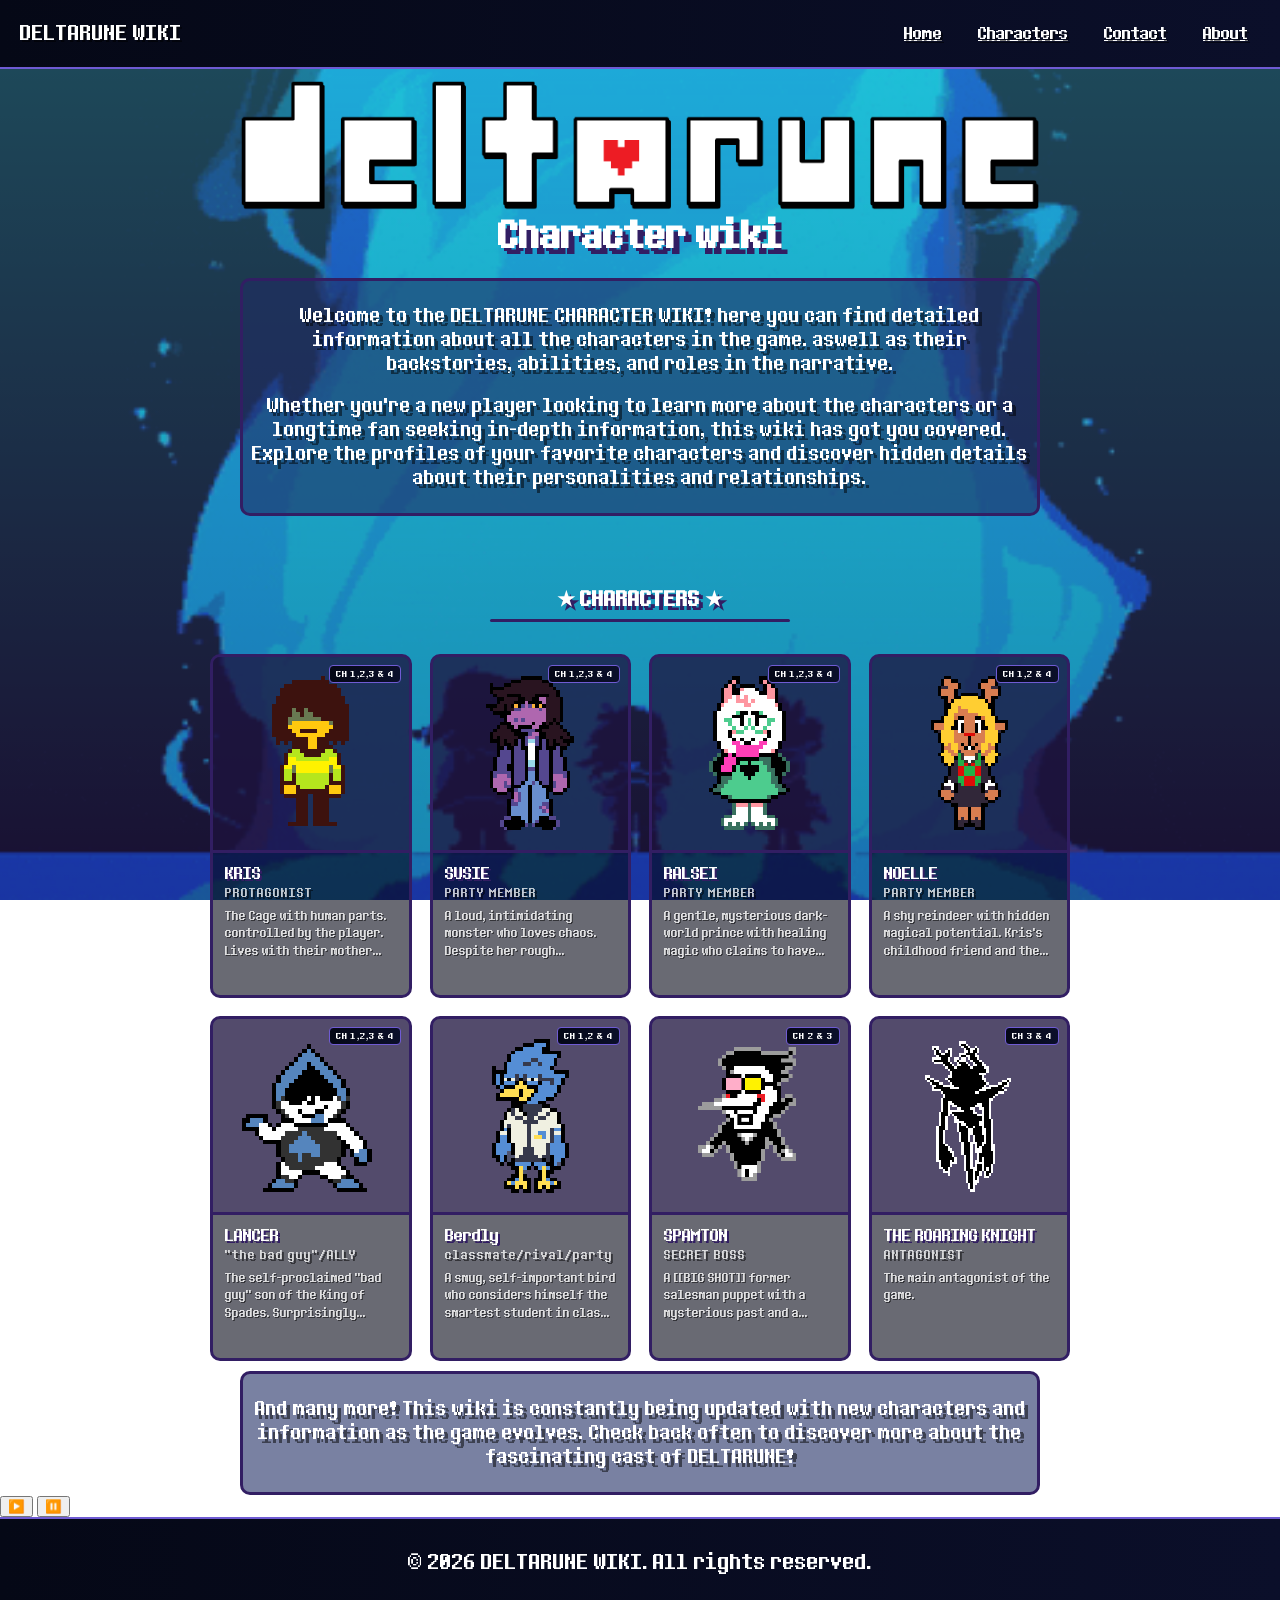
<file: index.html>
<!DOCTYPE html>
<html lang="en">
<head>
    <meta charset="UTF-8">
    <meta name="viewport" content="width=device-width, initial-scale=1.0">
    <title>DELTARUNE WIKI oakburn</title>
    <link rel="stylesheet" href="style.css">
</head>

<body>

    <header class="header">
    <div class="nav-left">
        <span class="site-name">DELTARUNE WIKI</span>
    </div>

    <nav class="nav-bar">
        <a href="index.html">Home</a>
        <a href="characters.html">Characters</a>
        <a href="contact.html">Contact</a>
        <a href="about.html">About</a>
    </nav>
</header>
 






    <img class="logo" src="DRLOGO.png" alt="DELTARUNE Logo">
    <h1 class="subtitle">Character wiki</h1>

<section class="subtextStyle">
    <p>Welcome to the DELTARUNE CHARACTER WIKI! here you can find detailed information about all the characters in the game. aswell as their backstories, abilities, and roles in the narrative.</p>
    <p>Whether you're a new player looking to learn more about the characters or a longtime fan seeking in-depth information, this wiki has got you covered. Explore the profiles of your favorite characters and discover hidden details about their personalities and relationships.</p>
</section>

    <section class="characters-section">
        <h2 class="section-title">★ CHARACTERS ★</h2>
        <hr class="section-divider">
 
        <div class="card-grid">
 
            <a class="char-card" href="Character pages/Kris.html">
                <span class="chapter-badge">CH 1,2,3 & 4</span>
                <div class="char-portrait"><img src="characters/Kris_overworld_static.webp" alt="Kris Standing still in their overworld form"></div>
                <div class="char-info">
                    <p class="char-name">KRIS</p>
                    <p class="char-role">PROTAGONIST</p>
                    <p class="char-desc">The Cage with human parts. controlled by the player. Lives with their mother Toriel and attends Hometown's school.</p>
                    <span class="char-more">READ MORE »</span>
                </div>
            </a>
 
            <a class="char-card" href="#">
                <span class="chapter-badge">CH 1,2,3 & 4</span>
                <div class="char-portrait"><img src="characters/Susie_overworld_eyes.webp" alt="Susie Standing still in their overworld form"></div>
                <div class="char-info">
                    <p class="char-name">SUSIE</p>
                    <p class="char-role">PARTY MEMBER</p>
                    <p class="char-desc">A loud, intimidating monster who loves chaos. Despite her rough exterior, she has a big caring side.</p>
                    <span class="char-more">READ MORE »</span>
                </div>
            </a>
 
            <a class="char-card" href="#">
                <span class="chapter-badge">CH 1,2,3 & 4</span>
                <div class="char-portrait"><img src="characters/Ralsei_overworld_hatless.webp" alt="Ralsei Standing still in their overworld form"></div>
                <div class="char-info">
                    <p class="char-name">RALSEI</p>
                    <p class="char-role">PARTY MEMBER</p>
                    <p class="char-desc">A gentle, mysterious dark-world prince with healing magic who claims to have been waiting for the heroes.</p>
                    <span class="char-more">READ MORE »</span>
                </div>
            </a>
 
            <a class="char-card" href="#">
                <span class="chapter-badge">CH 1,2 & 4</span>
                <div class="char-portrait"><img src="characters/Noelle_Holiday_overworld.webp" alt="Noelle Standing still in their overworld form"></div>
                <div class="char-info">
                    <p class="char-name">NOELLE</p>
                    <p class="char-role">PARTY MEMBER</p>
                    <p class="char-desc">A shy reindeer with hidden magical potential. Kris's childhood friend and the mayor's daughter.</p>
                    <span class="char-more">READ MORE »</span>
                </div>
            </a>
 
            <a class="char-card" href="#">
                <span class="chapter-badge">CH 1,2,3 & 4</span>
                <div class="char-portrait"><img src="characters/Lancer_overworld_static.webp" alt="lancer standing in a cool lancer way"></div>
                <div class="char-info">
                    <p class="char-name">LANCER</p>
                    <p class="char-role">"the bad guy"/ALLY</p>
                    <p class="char-desc">The self-proclaimed "bad guy" son of the King of Spades. Surprisingly lovable and eager to be evil.</p>
                    <span class="char-more">READ MORE »</span>
                </div>
            </a>
 
            <a class="char-card" href="#">
                <span class="chapter-badge">CH 1,2 & 4</span>
                <div class="char-portrait"><img src="characters/Berdly_overworld.webp" alt=""></div>
                <div class="char-info">
                    <p class="char-name">Berdly</p>
                    <p class="char-role">classmate/rival/party</p>
                    <p class="char-desc">A smug, self-important bird who considers himself the smartest student in class. More complex than he seems.</p>
                    <span class="char-more">READ MORE »</span>
                </div>
            </a>
 
            <a class="char-card" href="#">
                <span class="chapter-badge">CH 2 & 3</span>
                <div class="char-portrait"><img src="characters/Spamton_G._Spamton.webp" alt="WHY ARE YOU LOOKING AT [#1 rated salesman 1997] LIKE THAT? GET OUT OF HERE!"></div>
                <div class="char-info">
                    <p class="char-name">SPAMTON</p>
                    <p class="char-role">SECRET BOSS</p>
                    <p class="char-desc">A [[BIG SHOT]] former salesman puppet with a mysterious past and a desperate hunger for freedom.</p>
                    <span class="char-more">READ MORE »</span>
                </div>
            </a>

                        <a class="char-card" href="#">
                <span class="chapter-badge">CH 3 & 4</span>
                <div class="char-portrait"><img src="characters/KnightFaceAwayy.webp" alt="The Roaring Knight standing in a dramatic pose"></div>
                <div class="char-info">
                    <p class="char-name">THE ROARING KNIGHT</p>
                    <p class="char-role">ANTAGONIST</p>
                    <p class="char-desc">The main antagonist of the game.</p>
                    <span class="char-more">READ MORE »</span>
                </div>
            </a>
 
        </div>
</section>
<section class="subtextStyle">
    <p>And many more! This wiki is constantly being updated with new characters and information as the game evolves. Check back often to discover more about the fascinating cast of DELTARUNE!</p>
</section>

<audio id="backgroundMusic" src="theme.mp3" loop autoplay></audio>

<div class="music-controls">
    <button id="playMusic" aria-label="Play background music">▶️</button>
    <button id="pauseMusic" aria-label="Pause background music">⏸️</button>
</div>
<footer class="footer">
    <p>© 2026 DELTARUNE WIKI. All rights reserved.</p>
</footer>


    <script src="script.js"></script>
</body>
</html>
</file>
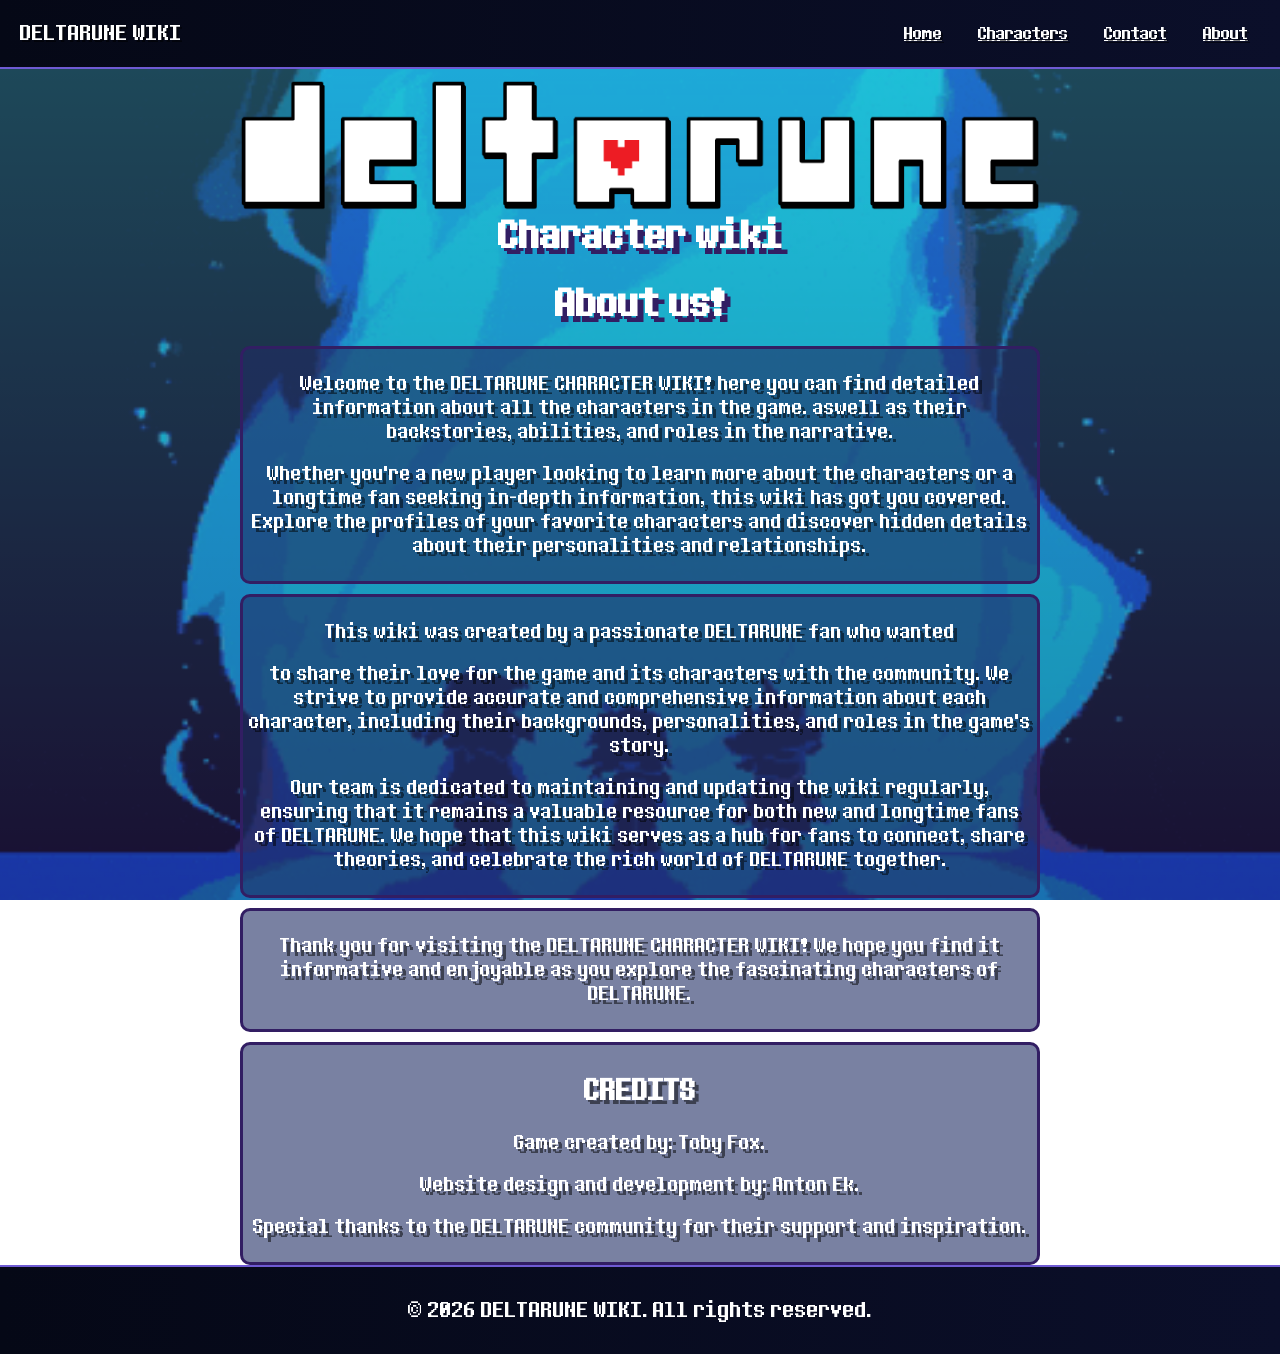
<file: about.html>
<!DOCTYPE html>
<html lang="en">
<head>
    <meta charset="UTF-8">
    <meta name="viewport" content="width=device-width, initial-scale=1.0">
    <title>DELTARUNE WIKI oakburn</title>
    <link rel="stylesheet" href="style.css">
</head>
<body>

    <header class="header">
    <div class="nav-left">
        <span class="site-name">DELTARUNE WIKI</span>
    </div>

    <nav class="nav-bar">
        <a href="index.html">Home</a>
        <a href="characters.html">Characters</a>
        <a href="contact.html">Contact</a>
        <a href="about.html">About</a>
    </nav>
</header>

    <img class="logo" src="DRLOGO.png" alt="DELTARUNE Logo">
    <h1 class="subtitle">Character wiki</h1>
    <h1 class="subtitle">About us!</h1>

<section class="subtextStyle">
    <p>Welcome to the DELTARUNE CHARACTER WIKI! here you can find detailed information about all the characters in the game. aswell as their backstories, abilities, and roles in the narrative.</p>
    <p>Whether you're a new player looking to learn more about the characters or a longtime fan seeking in-depth information, this wiki has got you covered. Explore the profiles of your favorite characters and discover hidden details about their personalities and relationships.</p>
</section>

<section  class="subtextStyle">
    <p>This wiki was created by a passionate DELTARUNE fan who wanted</p>
    <p>to share their love for the game and its characters with the community. We strive to provide accurate and comprehensive information about each character, including their backgrounds, personalities, and roles in the game's story.</p>
    <p>Our team is dedicated to maintaining and updating the wiki regularly, ensuring that it remains a valuable resource for both new and longtime fans of DELTARUNE. We hope that this wiki serves as a hub for fans to connect, share theories, and celebrate the rich world of DELTARUNE together.</p>
</section>
<section class="subtextStyle">
    <p>Thank you for visiting the DELTARUNE CHARACTER WIKI! We hope you find it informative and enjoyable as you explore the fascinating characters of DELTARUNE.</p>
</section>
<section class="subtextStyle">
    <h1>CREDITS</h1>
    <p>Game created by: Toby Fox.</p>
    <p>Website design and development by: Anton Ek.</p>
    <p>Special thanks to the DELTARUNE community for their support and inspiration.</p>

</section>
<footer class="footer">
    <p>© 2026 DELTARUNE WIKI. All rights reserved.</p>
</footer>





    <script src="script.js"></script>
</body>
</html>
</file>
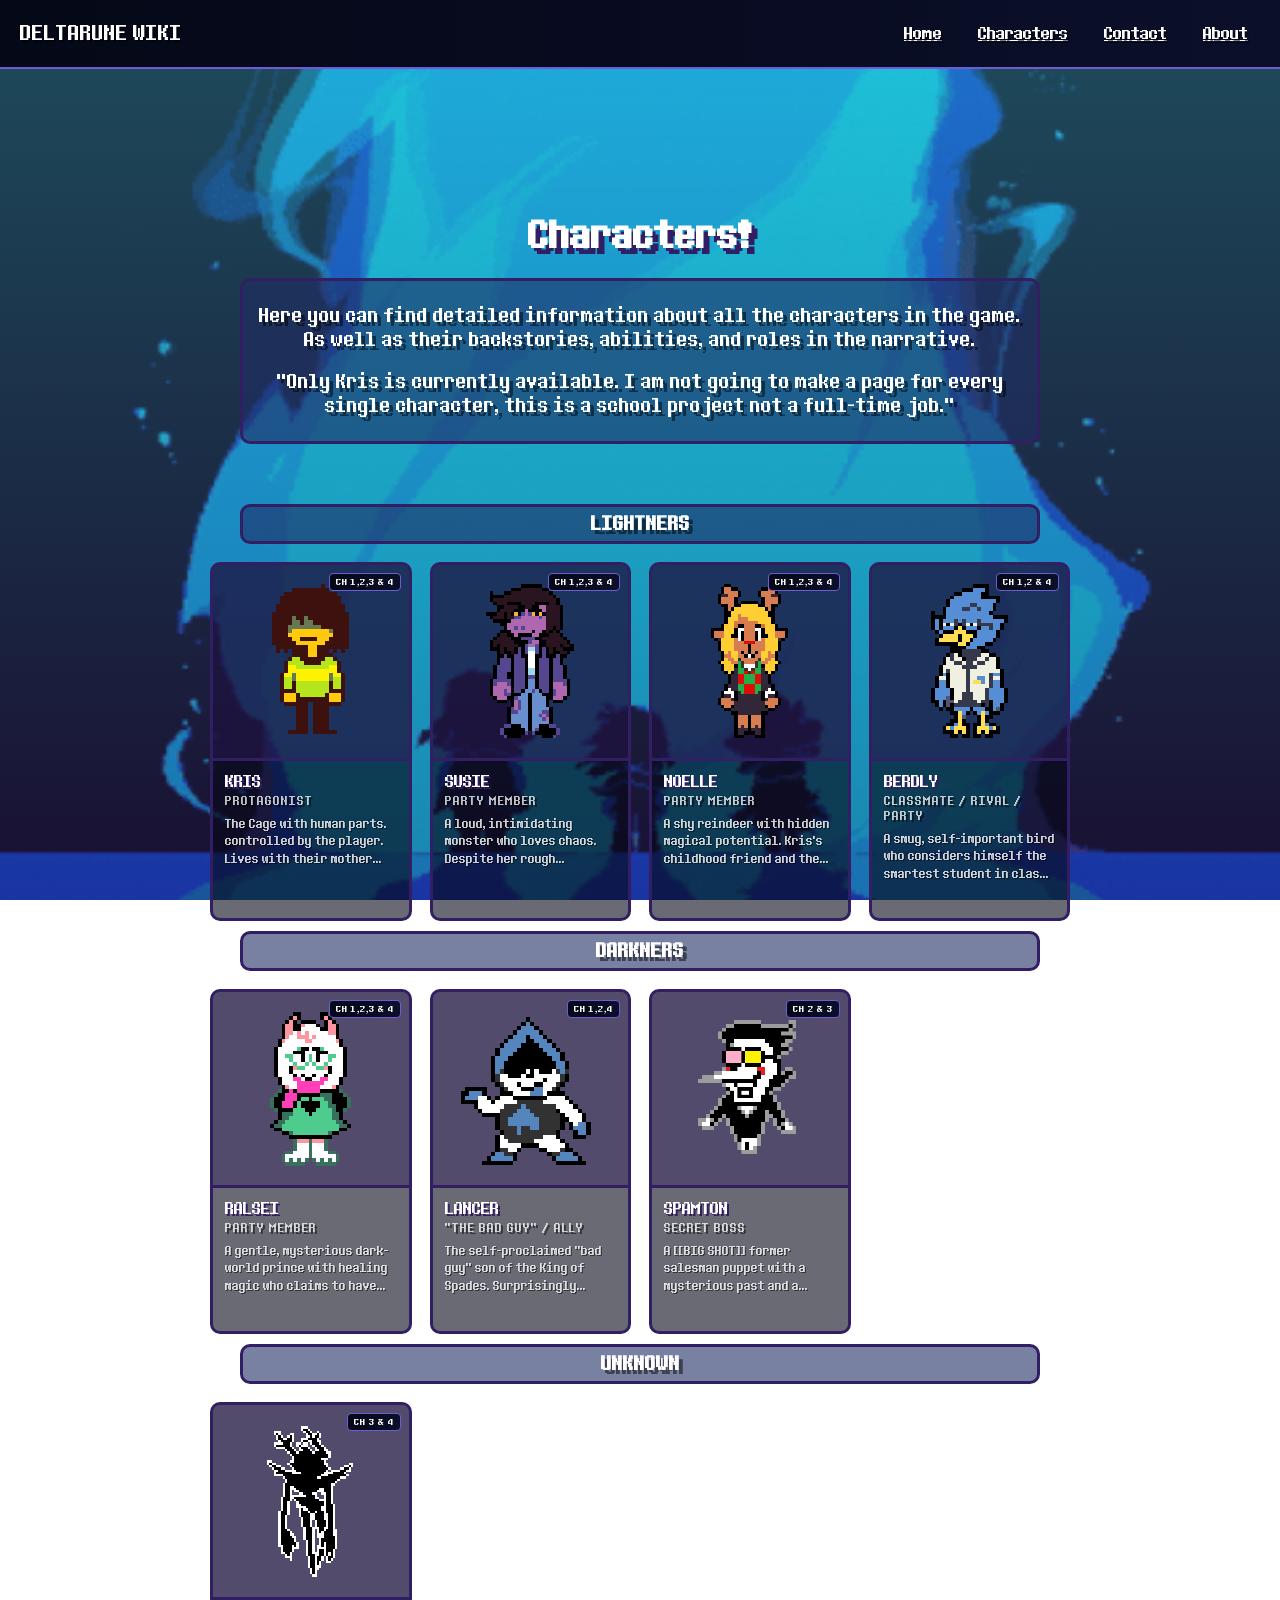
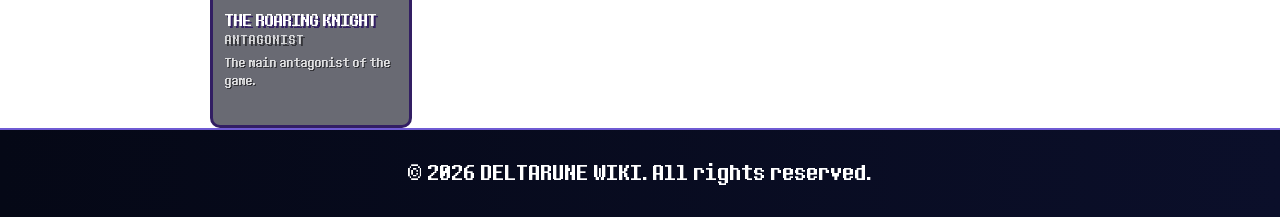
<file: characters.html>
<!DOCTYPE html>
<html lang="en">
<head>
    <meta charset="UTF-8">
    <meta name="viewport" content="width=device-width, initial-scale=1.0">
    <title>DELTARUNE WIKI oakburn</title>
    <link rel="stylesheet" href="style.css">
</head>
<body>

    <header class="header">
    <div class="nav-left">
        <span class="site-name">DELTARUNE WIKI</span>
    </div>

    <nav class="nav-bar">
        <a href="index.html">Home</a>
        <a href="characters.html">Characters</a>
        <a href="contact.html">Contact</a>
        <a href="about.html">About</a>
    </nav>
</header>

    <h1 class="subtitle">Characters!</h1>

<section class="subtextStyle">
    <p>Here you can find detailed information about all the characters in the game. As well as their backstories, abilities, and roles in the narrative.</p>
    <p>"Only Kris is currently available. I am not going to make a page for every single character, this is a school project not a full-time job."</p>
</section>

    <section class="characters-section">

    <!-- LIGHTNERS -->
    <h3 class="subtextStyle">LIGHTNERS</h3>
    <div class="card-grid">

        <a class="char-card" href="Character pages/Kris.html">
            <span class="chapter-badge">CH 1,2,3 & 4</span>
            <div class="char-portrait">
                <img src="characters/Kris_overworld_static.webp" alt="Kris Standing still in their overworld form">
            </div>
            <div class="char-info">
                <p class="char-name">KRIS</p>
                <p class="char-role">PROTAGONIST</p>
                <p class="char-desc">The Cage with human parts. controlled by the player. Lives with their mother Toriel and attends Hometown's school.</p>
                <span class="char-more">READ MORE »</span>
            </div>
        </a>

        <a class="char-card" href="#">
            <span class="chapter-badge">CH 1,2,3 & 4</span>
            <div class="char-portrait">
                <img src="characters/Susie_overworld_eyes.webp" alt="Susie Standing still in their overworld form">
            </div>
            <div class="char-info">
                <p class="char-name">SUSIE</p>
                <p class="char-role">PARTY MEMBER</p>
                <p class="char-desc">A loud, intimidating monster who loves chaos. Despite her rough exterior, she has a big caring side.</p>
                <span class="char-more">READ MORE »</span>
            </div>
        </a>

        <a class="char-card" href="#">
            <span class="chapter-badge">CH 1,2,3 & 4</span>
            <div class="char-portrait">
                <img src="characters/Noelle_Holiday_overworld.webp" alt="Noelle Standing still in their overworld form">
            </div>
            <div class="char-info">
                <p class="char-name">NOELLE</p>
                <p class="char-role">PARTY MEMBER</p>
                <p class="char-desc">A shy reindeer with hidden magical potential. Kris's childhood friend and the mayor's daughter.</p>
                <span class="char-more">READ MORE »</span>
            </div>
        </a>

        <a class="char-card" href="#">
            <span class="chapter-badge">CH 1,2 & 4</span>
            <div class="char-portrait">
                <img src="characters/Berdly_overworld.webp" alt="Berdly Standing still in their overworld form">
            </div>
            <div class="char-info">
                <p class="char-name">BERDLY</p>
                <p class="char-role">CLASSMATE / RIVAL / PARTY</p>
                <p class="char-desc">A smug, self-important bird who considers himself the smartest student in class. More complex than he seems.</p>
                <span class="char-more">READ MORE »</span>
            </div>
        </a>

    </div>

    <!-- DARKNERS -->
    <h3 class="subtextStyle">DARKNERS</h3>
    <div class="card-grid">

        <a class="char-card" href="#">
            <span class="chapter-badge">CH 1,2,3 & 4</span>
            <div class="char-portrait">
                <img src="characters/Ralsei_overworld_hatless.webp" alt="Ralsei Standing still in their overworld form">
            </div>
            <div class="char-info">
                <p class="char-name">RALSEI</p>
                <p class="char-role">PARTY MEMBER</p>
                <p class="char-desc">A gentle, mysterious dark-world prince with healing magic who claims to have been waiting for the heroes.</p>
                <span class="char-more">READ MORE »</span>
            </div>
        </a>

        <a class="char-card" href="#">
            <span class="chapter-badge">CH 1,2,4</span>
            <div class="char-portrait">
                <img src="characters/Lancer_overworld_static.webp" alt="Lancer standing in a cool lancer way">
            </div>
            <div class="char-info">
                <p class="char-name">LANCER</p>
                <p class="char-role">"THE BAD GUY" / ALLY</p>
                <p class="char-desc">The self-proclaimed "bad guy" son of the King of Spades. Surprisingly lovable and eager to be evil.</p>
                <span class="char-more">READ MORE »</span>
            </div>
        </a>

        <a class="char-card" href="#">
            <span class="chapter-badge">CH 2 & 3</span>
            <div class="char-portrait">
                <img src="characters/Spamton_G._Spamton.webp" alt="Spamton G Spamton">
            </div>
            <div class="char-info">
                <p class="char-name">SPAMTON</p>
                <p class="char-role">SECRET BOSS</p>
                <p class="char-desc">A [[BIG SHOT]] former salesman puppet with a mysterious past and a desperate hunger for freedom.</p>
                <span class="char-more">READ MORE »</span>
            </div>
        </a>

    </div>

    <!-- UNKNOWN / CONTEXT DEPENDENT -->
    <h3 class="subtextStyle">UNKNOWN</h3>
    <div class="card-grid">

        <a class="char-card" href="#">
            <span class="chapter-badge">CH 3 & 4</span>
            <div class="char-portrait">
                <img src="characters/KnightFaceAwayy.webp" alt="The Roaring Knight standing in a dramatic pose">
            </div>
            <div class="char-info">
                <p class="char-name">THE ROARING KNIGHT</p>
                <p class="char-role">ANTAGONIST</p>
                <p class="char-desc">The main antagonist of the game.</p>
                <span class="char-more">READ MORE »</span>
            </div>
        </a>

    </div>

</section>


<footer class="footer">
    <p>© 2026 DELTARUNE WIKI. All rights reserved.</p>
</footer>
    


    <script src="script.js"></script>
</body>
</html>
</file>
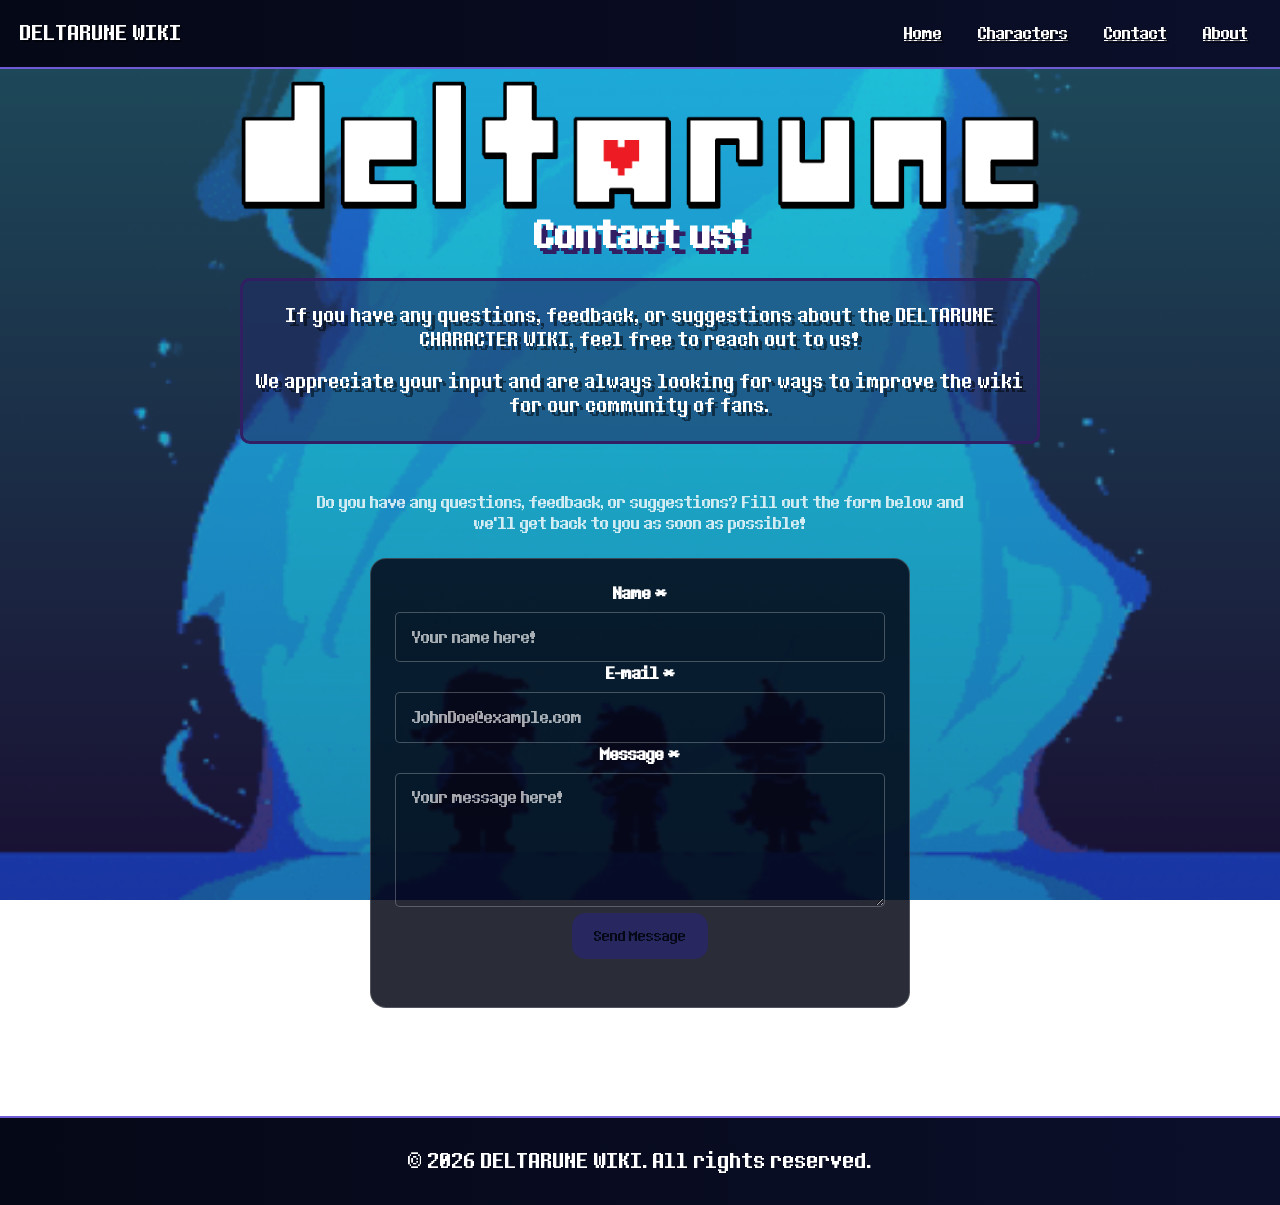
<file: contact.html>
<!DOCTYPE html>
<html lang="en">
<head>
    <meta charset="UTF-8">
    <meta name="viewport" content="width=device-width, initial-scale=1.0">
    <title>DELTARUNE WIKI oakburn</title>
    <link rel="stylesheet" href="style.css">
</head>
<body>

    <header class="header">
    <div class="nav-left">
        <span class="site-name">DELTARUNE WIKI</span>
    </div>

    <nav class="nav-bar">
        <a href="index.html">Home</a>
        <a href="characters.html">Characters</a>
        <a href="contact.html">Contact</a>
        <a href="about.html">About</a>
    </nav>
</header>

    <img class="logo" src="DRLOGO.png" alt="DELTARUNE Logo">
    <h1 class="subtitle">Contact us!</h1>

<section class="subtextStyle">
    <p>If you have any questions, feedback, or suggestions about the DELTARUNE CHARACTER WIKI, feel free to reach out to us!</p>
    <p>We appreciate your input and are always looking for ways to improve the wiki for our community of fans.</p>
</section>

  <main>
    <form class="contact-section">
      <p>Do you have any questions, feedback, or suggestions? Fill out the form below and we'll get back to you as soon as possible!</p>
      <div class="contact-form">
        <div class="form-group">
          <label for="contactName">Name *</label>
          <input
            type="text"
            id="contactName"
            placeholder="Your name here!"
            aria-required="true"/></div>
        <div class="form-group">
          <label for="contactEmail">E-mail *</label>
          <input
            type="email"
            id="contactEmail"
            placeholder="JohnDoe@example.com"
            aria-required="true"
          />
        </div>
        <div class="form-group">
          <label for="contactMessage">Message *</label>
          <textarea
            id="contactMessage"
            rows="5"
            placeholder="Your message here!"
            aria-required="true"
          ></textarea>
        </div>

        <button onclick="submitForm()">Send Message</button>

        <p id="formConfirm" class="form-confirm" aria-live="polite"></p>
      </div>
    </form>
  </main>

  <footer class="footer">
    <p>© 2026 DELTARUNE WIKI. All rights reserved.</p>
</footer>

    <script src="script.js"></script>
</body>
</html>
</file>
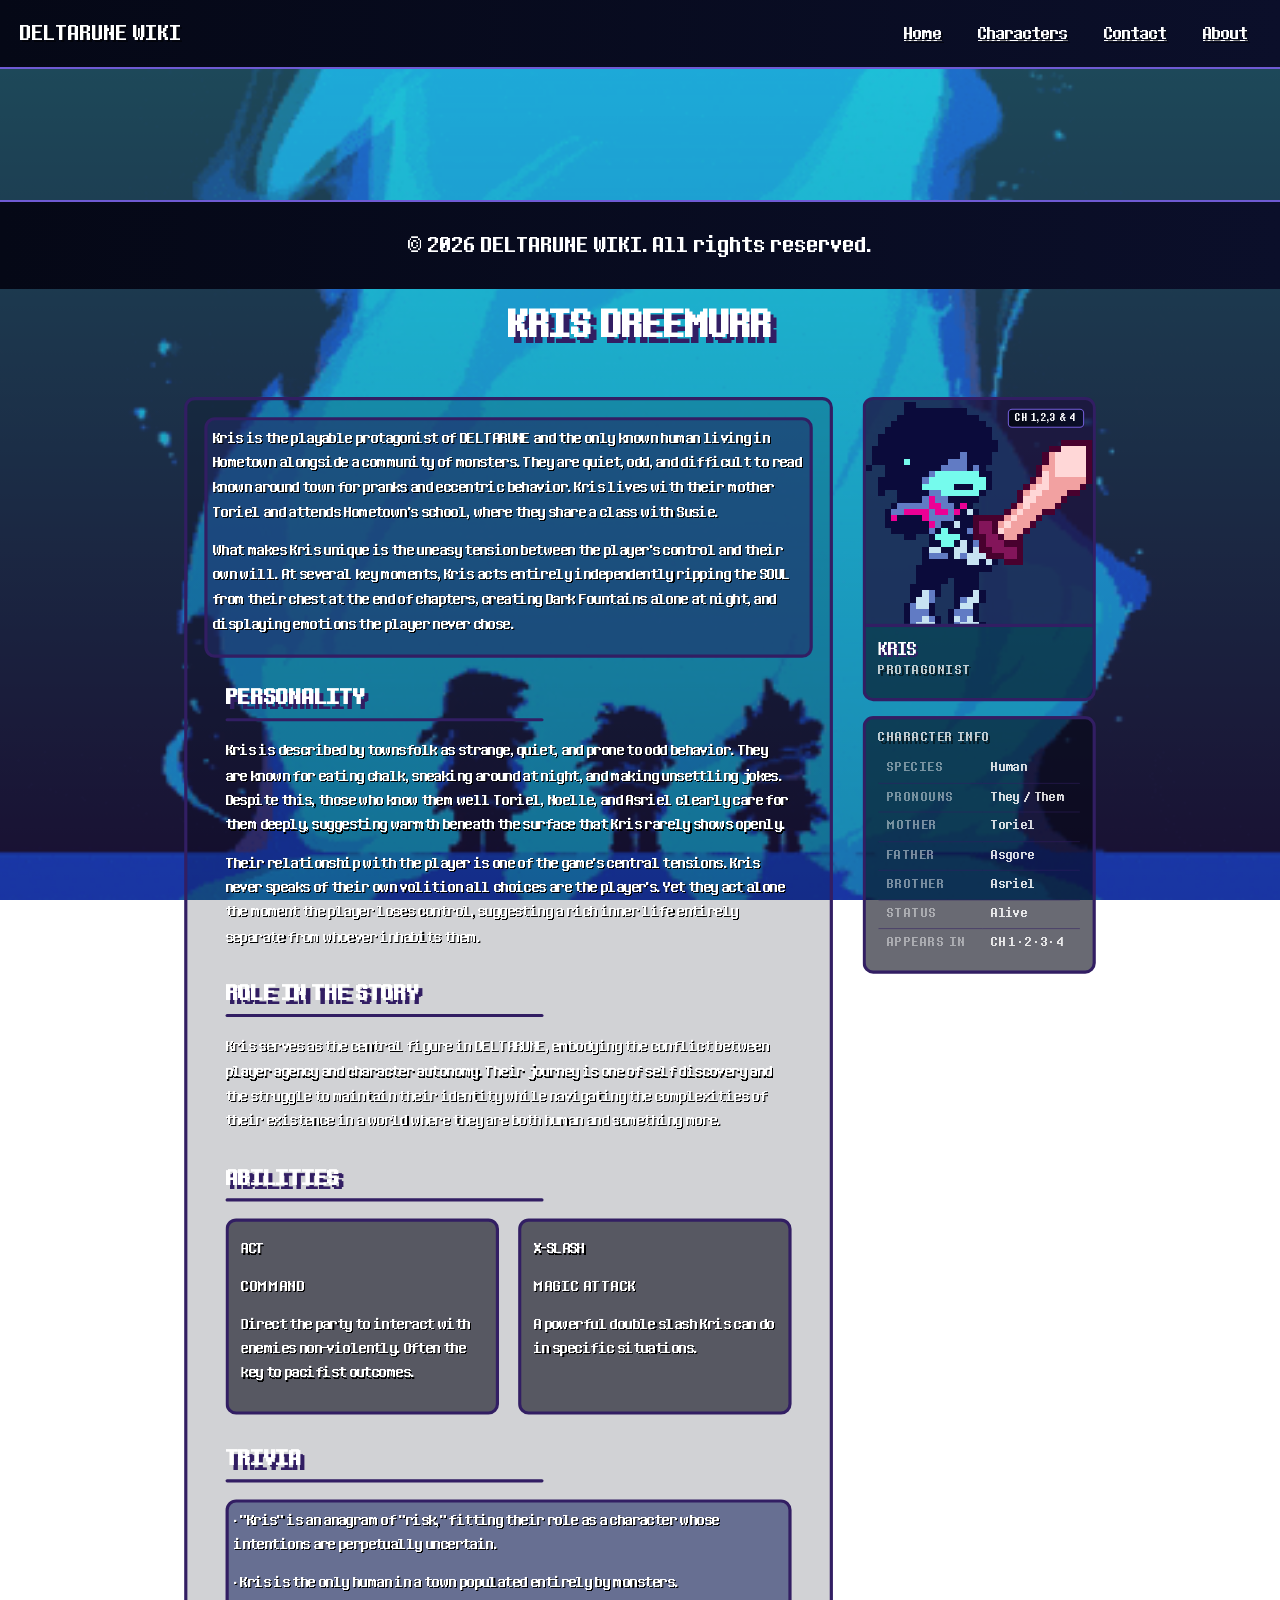
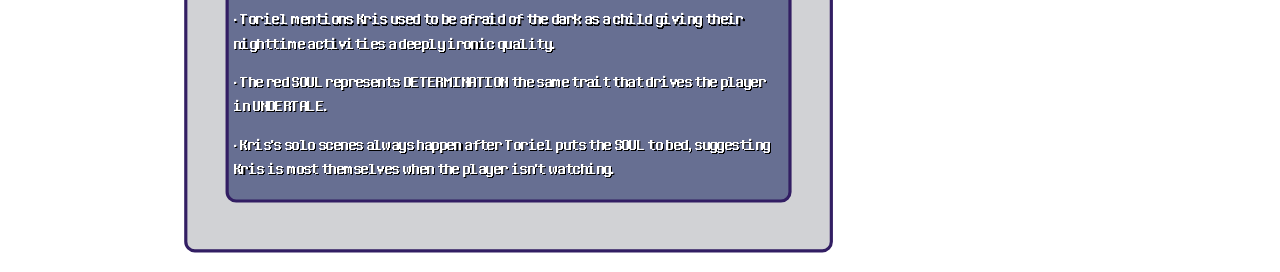
<file: Character pages/Kris.html>
<!DOCTYPE html>
<html lang="en">
<head>
    <meta charset="UTF-8">
    <meta name="viewport" content="width=device-width, initial-scale=1.0">
    <title>KRIS  DELTARUNE WIKI</title>
    <link rel="stylesheet" href="../style.css">
</head>
<body>

    <header class="header">
        <div class="nav-left">
            <span class="site-name">DELTARUNE WIKI</span>
        </div>
        <nav class="nav-bar">
            <a href="../index.html">Home</a>
            <a href="../characters.html">Characters</a>
            <a href="../contact.html">Contact</a>
            <a href="../about.html">About</a>
        </nav>
    </header>

    <footer class="footer">
    <p>© 2026 DELTARUNE WIKI. All rights reserved.</p>

    </footer>

    <h1 class="subtitle">KRIS DREEMURR</h1>

    <div class="wiki-body">
        <div class="wiki-article">

            <div class="wiki-content">

                <div class="wiki-section">
                    <section class="subtextStyle" style="text-align:left; width:auto; margin:0 0 24px;">
                        <p>Kris is the playable protagonist of DELTARUNE and the only known human living in Hometown alongside a community of monsters. They are quiet, odd, and difficult to read  known around town for pranks and eccentric behavior. Kris lives with their mother Toriel and attends Hometown's school, where they share a class with Susie.</p>
                        <p>What makes Kris unique is the uneasy tension between the player's control and their own will. At several key moments, Kris acts entirely independently  ripping the SOUL from their chest at the end of chapters, creating Dark Fountains alone at night, and displaying emotions the player never chose.</p>
                    </section>
                </div>

                <div class="wiki-section">
                    <section class="characters-section" style="margin:0 0 28px;">
                        <h2 class="section-title" style="text-align:left;">PERSONALITY</h2>
                        <hr class="section-divider" style="margin:0 0 16px;">
                        <p>Kris is described by townsfolk as strange, quiet, and prone to odd behavior. They are known for eating chalk, sneaking around at night, and making unsettling jokes. Despite this, those who know them well  Toriel, Noelle, and Asriel  clearly care for them deeply, suggesting warmth beneath the surface that Kris rarely shows openly.</p>
                        <p>Their relationship with the player is one of the game's central tensions. Kris never speaks of their own volition  all choices are the player's. Yet they act alone the moment the player loses control, suggesting a rich inner life entirely separate from whoever inhabits them.</p>
                    </section>
                </div>

                <div class="wiki-section">
                    <section class="characters-section" style="margin:0 0 28px;">
                        <h2 class="section-title" style="text-align:left;">ROLE IN THE STORY</h2>
                        <hr class="section-divider" style="margin:0 0 16px;">
                        <p>Kris serves as the central figure in DELTARUNE, embodying the conflict between player agency and character autonomy. Their journey is one of self discovery and the struggle to maintain their identity while navigating the complexities of their existence in a world where they are both human and something more.</p>
                    </section>
                </div>

                <div class="wiki-section">
                    <section class="characters-section" style="margin:0 0 28px;">
                        <h2 class="section-title" style="text-align:left;">ABILITIES</h2>
                        <hr class="section-divider" style="margin:0 0 16px;">
                        <div class="card-grid">
                            <div class="char-card" style="cursor:default;">
                                <div class="char-info" style="padding-top:14px;">
                                    <p class="char-name">ACT</p>
                                    <p class="char-role">COMMAND</p>
                                    <p class="char-desc">Direct the party to interact with enemies non-violently. Often the key to pacifist outcomes.</p>
                                </div>
                            </div>
                            <div class="char-card" style="cursor:default;">
                                <div class="char-info" style="padding-top:14px;">
                                    <p class="char-name">X-SLASH</p>
                                    <p class="char-role">MAGIC ATTACK</p>
                                    <p class="char-desc">A powerful double slash Kris can do in specific situations.</p>
                                </div>
                            </div>
                        </div>
                    </section>
                </div>

                <div class="wiki-section">
                    <section class="characters-section" style="margin:0 0 28px;">
                        <h2 class="section-title" style="text-align:left;">TRIVIA</h2>
                        <hr class="section-divider" style="margin:0 0 16px;">
                        <section class="subtextStyle" style="text-align:left; width:auto; margin:0;">
                            <p>· "Kris" is an anagram of "risk," fitting their role as a character whose intentions are perpetually uncertain.</p>
                            <p>· Kris is the only human in a town populated entirely by monsters.</p>
                            <p>· Toriel mentions Kris used to be afraid of the dark as a child  giving their nighttime activities a deeply ironic quality.</p>
                            <p>· The red SOUL represents DETERMINATION  the same trait that drives the player in UNDERTALE.</p>
                            <p>· Kris's solo scenes always happen after Toriel puts the SOUL to bed, suggesting Kris is most themselves when the player isn't watching.</p>
                        </section>
                    </section>
                </div>

            </div>

            <!-- ── RIGHT: infobox ── -->
            <aside class="wiki-infobox">
                <div class="char-card" style="cursor:default;">
                    <span class="chapter-badge">CH 1,2,3 & 4</span>
                    <div class="char-portrait infobox-portrait">
                        <img src="../characters/Kris_battle_idle.webp" alt="Kris overworld sprite">
                    </div>
                    <div class="char-info">
                        <p class="char-name">KRIS</p>
                        <p class="char-role">PROTAGONIST</p>
                    </div>
                </div>

                <div class="char-card" style="cursor:default; margin-top:14px;">
                    <div class="char-info">
                        <p class="char-role" style="margin-bottom:8px;">CHARACTER INFO</p>
                        <table class="infobox-table">
                            <tr><td>SPECIES</td><td>Human</td></tr>
                            <tr><td>PRONOUNS</td><td>They / Them</td></tr>
                            <tr><td>MOTHER</td><td>Toriel</td></tr>
                            <tr><td>FATHER</td><td>Asgore</td></tr>
                            <tr><td>BROTHER</td><td>Asriel</td></tr>
                            <tr><td>STATUS</td><td>Alive</td></tr>
                            <tr><td>APPEARS IN</td><td>CH 1 · 2 · 3 · 4</td></tr>
                        </table>
                    </div>
                </div>
            </aside>

        </div>

    </div>

    <script src="../script.js"></script>
</body>
</html>
</file>
<file: style.css>
html {
    height: 100%;
    overflow-x: hidden;
    box-sizing: border-box;
}

*, *::before, *::after {
    box-sizing: inherit;
}

.footer {
    text-align: center;
    padding: 10px 20px;
    background: linear-gradient(to right, #050816, #0b0f2a);
    border-top: 2px solid #6f5bd3;
    color: white;
    font-size: 20px;
    font-family: 'Determination', sans-serif;
    flex-shrink: 0;
    margin-top: auto;
}

body {
    font-family: 'Determination';
    margin: 0px;
    padding: 200px 0px 0px;
    min-height: 100%;
    display: flex;
    flex-direction: column;
    position: relative;
    background: linear-gradient(to bottom, #3c9ab9, #321e63);
    background-attachment: fixed;
    background-size: cover;
    background-position: top center;
    overflow-x: hidden;
}

body::before {
    content: '';
    position: fixed;
    inset: 0;
    z-index: -1;
    background-image: url("wall.gif");
    background-repeat: no-repeat;
    background-position: center center;
    background-size: cover;
    opacity: 0.5;
    pointer-events: none;
    rendering: pixelated;
}

:root {
    --bg-card: rgba(5, 8, 22, 0.85);
    --border: rgba(255, 255, 255, 0.2);
    --radius: 16px;
    --text: #ffffff;
    --text-muted: rgba(255, 255, 255, 0.8);
}

.logo {
    position: absolute;
    top: -80px;
    left: 50%;
    transform: translateX(-50%);
    width: min(800px, 90vw);
    height: auto;
}

.subtitle {
    text-align: center;
    color: white;
    font-size: 24px;
    margin-top: 20px;
    text-shadow: #321e63 4px 4px 0px;
    scale: 1.5;
}

.subtextStyle {
    text-align: center;
    color: rgb(255, 255, 255);
    font-size: 18px;
    margin-top: 10px;
    text-shadow: #00000081 4px 4px 0px;
    border: #321e63;
    border-width: 3px;
    border-style: solid;
    border-radius: 10px;
    padding: 5px;
    background: rgba(33, 46, 100, 0.6);
    width: min(800px, calc(100% - 20px));
    margin-left: auto;
    margin-right: auto;
}

.header {
    position: fixed;
    top: 0;
    left: 0;
    right: 0;
    z-index: 1000;

    width: 100%;
    background: linear-gradient(to right, #050816, #0b0f2a);
    border-bottom: 2px solid #6f5bd3;

    padding: 18px 20px;

    display: flex;
    align-items: center;
    justify-content: space-between;

    overflow-x: hidden;
}

@font-face {
  font-family: 'Determination';
  src: url('determination.ttf') format('truetype');
  font-weight: normal;
  font-style: normal;
}

.site-name {
    color: white;
    font-size: 20px;
    text-shadow: #00000081 2px 2px 0px;
}

.nav-bar {
    display: flex;
    gap: 12px;
    flex-wrap: wrap;
    justify-content: flex-end;
    max-width: 100%;
    min-width: 0;
}

.nav-bar a {
    color: white;
    font-size: 16px;
    text-shadow: #00000081 2px 2px 0px;
    transition: 0.2s;
    white-space: nowrap;
    padding: 0.3rem 0.75rem;
}

.nav-bar a:hover {
    color: #ffea00;
    transform: scale(1.2);
}

@media (max-width: 600px) {
    .header { padding: 12px 10px; flex-direction: column; align-items: stretch; gap: 8px; }
    .nav-bar { justify-content: center; gap: 8px; }
    .nav-bar a { flex: 1 1 45%; max-width: 45%; text-align: center; }
    .subtextStyle { width: auto; margin-left: 10px; margin-right: 10px; }
    .logo { width: min(800px, 90vw); top: -80px; }
}

.characters-section {
    margin: 50px auto 0;
    max-width: 900px;
    padding: 0 20px;
}

.section-title {
    text-align: center;
    color: white;
    font-size: 20px;
    margin-top: 20px;
    margin-bottom: 6px;
    text-shadow: #321e63 4px 4px 0px;
}

.section-divider {
    width: 300px;
    height: 3px;
    background: #321e63;
    border: none;
    border-radius: 10px;
    margin: 0 auto 32px;
}

.card-grid {
    display: grid;
    grid-template-columns: repeat(auto-fill, minmax(175px, 1fr));
    gap: 18px;
}

.char-card {
    position: relative;
    background: rgba(5, 8, 22, 0.6);
    border: 3px solid #321e63;
    border-radius: 10px;
    overflow: hidden;
    cursor: pointer;
    text-decoration: none;
    display: block;
    transition: transform 0.18s ease, border-color 0.18s ease, box-shadow 0.18s ease;
    opacity: 0;
    animation: cardIn 0.4s ease forwards;
}

.char-card:hover {
    transform: translateY(-5px) scale(1.03);
    border-color: #ffea00;
}

.char-portrait {
    width: 100%;
    aspect-ratio: 1 / 1;
    display: flex;
    align-items: center;
    justify-content: center;
    font-size: 60px;
    background: rgba(50, 30, 99, 0.4);
    border-bottom: 3px solid #321e63;
    position: relative;
    overflow: hidden;
}

.char-portrait img {
    width: 80%;
    height: 80%;
    object-fit: contain;
    image-rendering: pixelated;
}

.char-info {
    padding: 10px 12px 12px;
}

.char-name {
    color: white;
    font-size: 16px;
    margin: 0 0 2px;
    text-shadow: #321e63 2px 2px 0px;
    white-space: nowrap;
    overflow: hidden;
    text-overflow: ellipsis;
}

.char-role {
    color: rgba(255, 255, 255, 0.75);
    font-size: 11px;
    margin: 0 0 7px;
    text-shadow: #00000081 2px 2px 0px;
    letter-spacing: 1px;
}

.char-desc {
    color: rgba(255, 255, 255, 0.8);
    font-size: 11px;
    line-height: 1.6;
    margin: 0;
    text-shadow: #00000081 1px 1px 0px;
    display: -webkit-box;
    -webkit-line-clamp: 3;
    -webkit-box-orient: vertical;
    overflow: hidden;
}

.char-more {
    display: block;
    margin-top: 8px;
    color: #ffea00;
    font-size: 11px;
    letter-spacing: 2px;
    text-shadow: #321e63 2px 2px 0px;
    opacity: 0;
    transform: translateY(4px);
    transition: opacity 0.18s, transform 0.18s;
}

.char-card:hover .char-more {
    opacity: 1;
    transform: translateY(0);
}

.chapter-badge {
    position: absolute;
    top: 8px;
    right: 8px;
    background: linear-gradient(to right, #050816, #0b0f2a);
    border: 1px solid #6f5bd3;
    color: white;
    font-size: 9px;
    letter-spacing: 1px;
    padding: 2px 6px;
    border-radius: 4px;
    z-index: 3;
}

.wiki-body {
    max-width: 900px;
    margin: 40px auto 80px;
    padding: 0 20px;
}

.wiki-article {
    display: flex;
    gap: 28px;
    align-items: flex-start;
    transform: scale(1.06);
    transform-origin: top center;
}

.wiki-infobox {
    width: 220px;
    flex-shrink: 0;
}

.wiki-section {
    margin-bottom: 32px;
}

.infobox-portrait img {
    width: 100%;
    height: auto;
    object-fit: contain;
    image-rendering: pixelated;
    display: block;
    max-width: 220px;
    margin: 0 auto;
}

@media (max-width: 900px) {
    .wiki-article { transform: none; }
    .wiki-infobox { width: 180px; }
    .infobox-portrait img { max-width: 180px; }
}

.infobox-table {
    width: 100%;
    border-collapse: collapse;
    font-size: 11px;
}

.infobox-table tr + tr td {
    border-top: 1px solid rgba(50, 30, 99, 0.5);
}

.infobox-table td {
    padding: 5px 8px;
    vertical-align: top;
    line-height: 1.5;
    
}

.infobox-table td:first-child {
    color: rgba(255,255,255,0.45);
    letter-spacing: 1px;
    white-space: nowrap;
}

.infobox-table td:last-child {
    color: rgba(255,255,255,0.85);
}

.wiki-content {
    flex: 1;
    min-width: 0;
    background: rgba(5, 8, 22, 0.18);
    border: 3px solid #321e63;
    border-radius: 10px;
    padding: 16px;
    margin-bottom: 18px;
    color: rgba(255,255,255,0.95);
    font-size: 18px;
    text-shadow: #00000081 2px 2px 0px;
    font-family: 'Determination', sans-serif;
}

.wiki-content p {
    color: rgb(255, 255, 255);
    font-size: 13px;
    line-height: 1.8;
    margin: 0 0 12px;
    text-shadow: #000 1px 1px 0;
}

.wiki-content p strong {
    color: #ffea00;
    text-shadow: #321e63 1px 1px 0;
}

.wiki-content .wiki-section {
    background: transparent;
    margin-bottom: 20px;
    padding: 0;
}


.contact-section {
  display: flex;
  flex-direction: column;
  align-items: center;
  justify-content: center;
  width: min(100%, 900px);
  margin: 0 auto 60px;
  padding: 2rem 1rem 3rem;
  text-align: center;
}

.contact-section h2 {
  font-size: 2rem;
  margin-bottom: 0.75rem;
  font-family: 'Determination', sans-serif;
}
.contact-section p {
  color: var(--text-muted);
  margin-bottom: 1.5rem;
  max-width: 660px;
}
.contact-form {
  background: var(--bg-card);
  border: 1px solid var(--border);
  border-radius: var(--radius);
  padding: 1.5rem;
  width: 100%;
  max-width: 540px;
  color: var(--text);
  font-family: 'Determination', sans-serif;
}

.contact-form label {
  display: block;
  margin-bottom: 0.5rem;
  color: var(--text);
  font-weight: 600;
}

.contact-form input,

.contact-form textarea {
  width: 100%;
  padding: 0.85rem 1rem;
  margin-bottom: 1.2px;
  border: 1px solid rgba(255, 255, 255, 0.25);
  border-radius: 5px;
  background: rgba(10, 10, 22, 0.07);
  color: var(--text);
  font-size: 1rem;
  font-family: inherit;
}

.contact-form input::placeholder,
.contact-form textarea::placeholder {
  color: rgba(255, 255, 255, 0.65);
}

.contact-form button {
  display: inline-block;
  padding: 0.9rem 1.4rem;
  border: none;
  border-radius: 0.85rem;
  background: #28275f;
  color: #050816;
  transition: transform 0.2s ease, background 0.2s ease;
  font-family: inherit;
}

.contact-form button:hover {
  transform: translateY(-1px);
  background: #ffd000;
}

@media (max-width: 640px) {
    .wiki-article { flex-direction: column-reverse; }
    .wiki-infobox { width: 100%; }
     .wiki-infobox { height: 100%; }
}

.char-card:nth-child(1) { animation-delay: 0.05s; }
.char-card:nth-child(2) { animation-delay: 0.05s; }
.char-card:nth-child(3) { animation-delay: 0.05s; }
.char-card:nth-child(4) { animation-delay: 0.05s; }
.char-card:nth-child(5) { animation-delay: 0.05s; }
.char-card:nth-child(6) { animation-delay: 0.05s; }
.char-card:nth-child(7) { animation-delay: 0.05s; }

@keyframes cardIn {
    from { opacity: 0; transform: translateY(20px); }
    to   { opacity: 1; transform: translateY(0); }
}

@media (max-width: 600px) {
    .characters-section { padding: 0 12px; }
}
</file>
